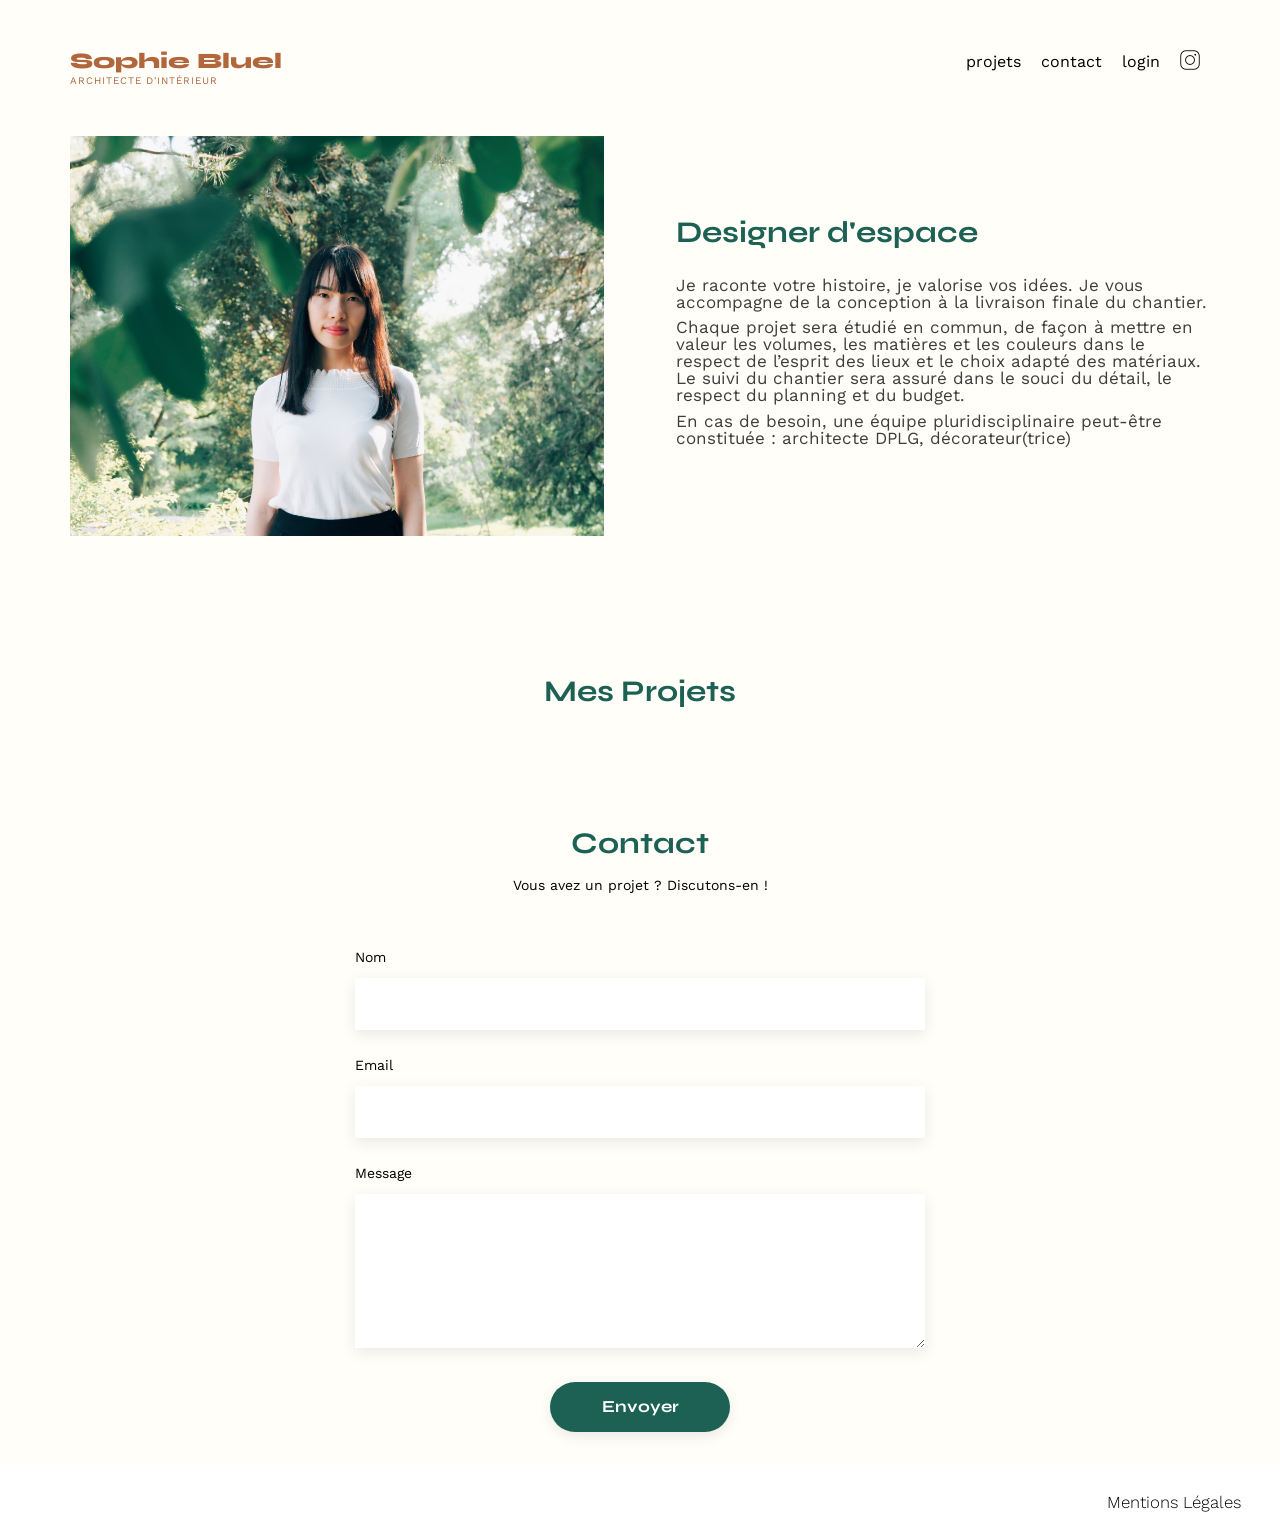
<file: index.html>
<!DOCTYPE html>
<html lang="fr">

<head>
	<meta charset="UTF-8">
	<title>Sophie Bluel - Architecte d'intérieur</title>
	<meta name="viewport" content="width=device-width, initial-scale=1.0">
	<link rel="preconnect" href="https://fonts.googleapis.com">
	<link rel="preconnect" href="https://fonts.gstatic.com" crossorigin>
	<link href="https://fonts.googleapis.com/css2?family=Syne:wght@700;800&family=Work+Sans&display=swap"
		rel="stylesheet">
	<meta name="description" content="">
	<link rel="stylesheet" href="./assets/style.css">
	<link rel="stylesheet" href="https://cdnjs.cloudflare.com/ajax/libs/font-awesome/6.2.1/css/all.min.css"
		integrity="sha512-MV7K8+y+gLIBoVD59lQIYicR65iaqukzvf/nwasF0nqhPay5w/9lJmVM2hMDcnK1OnMGCdVK+iQrJ7lzPJQd1w=="
		crossorigin="anonymous" referrerpolicy="no-referrer" />
	<script type="module" src="script.js"></script>
</head>

<body>
	<div class="content">
		<header>
			<h1>Sophie Bluel <span>ARCHITECTE D'INTÉRIEUR</span></h1>
			<nav>
				<ul>
					<li><a href="#portfolio">projets</a></li>
					<li><a href="#contact">contact</a></li>
					<li><a id="loginLink">login</a></li>
					<li><a href="https://www.instagram.com/openclassrooms/" target="_blank"><img
								src="./assets/icons/instagram.png" alt="Instagram"></a></li>
				</ul>
			</nav>
		</header>
		<main>
			<section id="introduction">
				<figure>
					<img src="./assets/images/sophie-bluel.png" alt="">
				</figure>
				<article>
					<h2>Designer d'espace</h2>
					<p>Je raconte votre histoire, je valorise vos idées. Je vous accompagne de la conception à la
						livraison finale du chantier.</p>
					<p>Chaque projet sera étudié en commun, de façon à mettre en valeur les volumes, les matières et les
						couleurs dans le respect de l’esprit des lieux et le choix adapté des matériaux. Le suivi du
						chantier sera assuré dans le souci du détail, le respect du planning et du budget.</p>
					<p>En cas de besoin, une équipe pluridisciplinaire peut-être constituée : architecte DPLG,
						décorateur(trice)</p>
				</article>
			</section>
			<section id="portfolio">
				<div id="ligneTitre">
					<h2>Mes Projets</h2>
				</div>
				<div class="filtres">
				</div>
				<div class="gallery">
				</div>
			</section>
			<section id="contact">
				<h2>Contact</h2>
				<p>Vous avez un projet ? Discutons-en !</p>
				<form action="#" method="post">
					<label for="name">Nom</label>
					<input type="text" name="name" id="name">
					<label for="email">Email</label>
					<input type="email" name="email" id="email">
					<label for="message">Message</label>
					<textarea name="message" id="message" cols="30" rows="10"></textarea>
					<input type="submit" value="Envoyer">
				</form>
			</section>
		</main>
	</div>
	<footer>
		<nav>
			<ul>
				<li>Mentions Légales</li>
			</ul>
		</nav>
	</footer>
</body>

</html>
</file>
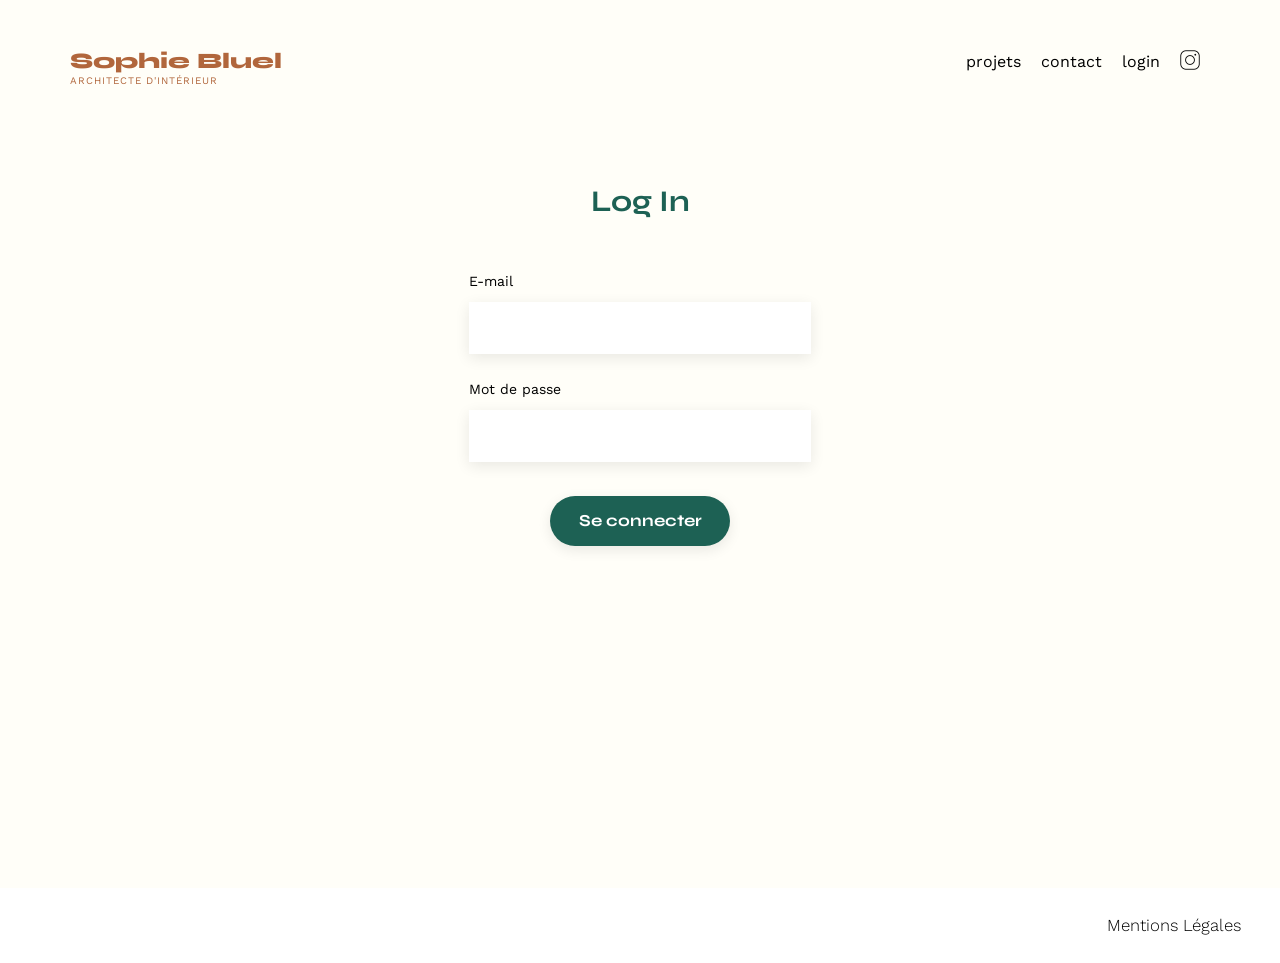
<file: login.html>
<!DOCTYPE html>
<html lang="fr">

<head>
    <meta charset="UTF-8">
    <title>Sophie Bluel - Architecte d'intérieur</title>
    <meta name="viewport" content="width=device-width, initial-scale=1.0">
    <link rel="preconnect" href="https://fonts.googleapis.com">
    <link rel="preconnect" href="https://fonts.gstatic.com" crossorigin>
    <link href="https://fonts.googleapis.com/css2?family=Syne:wght@700;800&family=Work+Sans&display=swap"
        rel="stylesheet">
    <meta name="description" content="">
    <link rel="stylesheet" href="./assets/style.css">
    <script type="module" src="login.js"></script>
</head>

<body>
    <div class="content">
        <header>
            <h1>Sophie Bluel <span>ARCHITECTE D'INTÉRIEUR</span></h1>
            <nav>
                <ul>
                    <li><a href="./index.html">projets</a></li>
                    <li><a href="./index.html#contact">contact</a></li>
                    <li><a href="./login.html" id="loginLink">login</a></li>
                    <li><a href="https://www.instagram.com/openclassrooms/" target="_blank"><img
                                src="./assets/icons/instagram.png" alt="Instagram"></a></li>
                </ul>
            </nav>
        </header>
        <main>
            <section id="login">
                <div class="formContainer">
                    <h2>Log In</h2>
                    <form>
                        <label for="email">E-mail</label>
                        <input id="email" type="email">
                        <label for="password">Mot de passe</label>
                        <input id="password" type="password">
                        <input id="btnLogin" type="submit" value="Se connecter">
                    </form>
                </div>
            </section>
        </main>
    </div>
    <footer>
        <nav>
            <ul>
                <li>Mentions Légales</li>
            </ul>
        </nav>
    </footer>
</body>

</html>
</file>
<file: assets/style.css>
/* http://meyerweb.com/eric/tools/css/reset/
   v2.0 | 20110126
   License: none (public domain)
*/

html,
body,
div,
span,
applet,
object,
iframe,
h1,
h2,
h3,
h4,
h5,
h6,
p,
blockquote,
pre,
a,
abbr,
acronym,
address,
big,
cite,
code,
del,
dfn,
em,
img,
ins,
kbd,
q,
s,
samp,
small,
strike,
strong,
sub,
sup,
tt,
var,
b,
u,
i,
center,
dl,
dt,
dd,
ol,
ul,
li,
fieldset,
form,
label,
legend,
table,
caption,
tbody,
tfoot,
thead,
tr,
th,
td,
article,
aside,
canvas,
details,
embed,
figure,
figcaption,
footer,
header,
hgroup,
menu,
nav,
output,
ruby,
section,
summary,
time,
mark,
audio,
video {
	margin: 0;
	padding: 0;
	border: 0;
	font-size: 100%;
	font: inherit;
	vertical-align: baseline;
}

/* HTML5 display-role reset for older browsers */
article,
aside,
details,
figcaption,
figure,
footer,
header,
hgroup,
menu,
nav,
section {
	display: block;
}

body {
	line-height: 1;
	background-color: #FFFEF8;
}

ol,
ul {
	list-style: none;
}

blockquote,
q {
	quotes: none;
}

blockquote:before,
blockquote:after,
q:before,
q:after {
	content: '';
	content: none;
}

table {
	border-collapse: collapse;
	border-spacing: 0;
}

/** end reset css**/
body {
	max-width: 3840px;
	margin: auto;
	font-family: 'Work Sans';
	font-size: 14px;
}

.content {
	max-width: 1140px;
	margin: auto;
	font-family: 'Work Sans';
	font-size: 14px;
	min-height: calc(1024px - 136px - 50px);
}

header {
	display: flex;
	justify-content: space-between;
	margin: 50px 0
}

section {
	margin: 50px 0
}

h1 {
	display: flex;
	flex-direction: column;
	font-family: 'Syne';
	font-size: 22px;
	font-weight: 800;
	color: #B1663C
}

h1>span {
	font-family: 'Work Sans';
	font-size: 10px;
	font-weight: 400;
	letter-spacing: 0.1em;
	padding-top: 4px;
}

h2 {
	font-family: 'Syne';
	font-weight: 700;
	font-size: 30px;
	color: #1D6154
}

nav ul {
	display: flex;
	align-items: center;
	list-style-type: none;

}

nav li {
	padding: 0 10px;
	font-size: 1.2em;
}

nav li img {
	width: 20px;
}

nav a {
	font-family: 'Work Sans';
	text-decoration: none;
	color: black;
	font-size: 16px;
	font-weight: 400;
}

nav a:hover {
	font-weight: 700;
	cursor: pointer;
}

li:hover {
	color: #B1663C;
}

#introduction {
	display: flex;
	align-items: center;
	margin-bottom: 140px;
}

#introduction figure {
	flex: 1
}

#introduction img {
	display: block;
	margin: auto;
	width: 100%;
}

#introduction article {
	flex: 1;
	padding-left: 72px;
}

#introduction h2 {
	margin-bottom: 1em;
}

#introduction p {
	margin-bottom: 0.5em;
	font-family: 'Work Sans';
	color: #3D3D3D;
	font-size: 17px;
	font-weight: 400;
}

#portfolio h2 {
	text-align: center;
	margin-bottom: 1em;
}

.gallery {
	width: 100%;
	display: grid;
	grid-template-columns: 1fr 1fr 1fr;
	grid-column-gap: 20px;
	grid-row-gap: 20px;
}

.gallery img {
	width: 100%;
}

figcaption {
	font-family: 'Work Sans';
	font-size: 13px;
	font-weight: 400;
}

#contact {
	width: 50%;
	margin: auto;
}

#contact>* {
	text-align: center;

}

#contact h2 {
	margin-bottom: 20px;
}

#contact form {
	text-align: left;
	margin-top: 30px;
	display: flex;
	flex-direction: column;
}

#contact input {
	height: 50px;
	font-size: 1.2em;
	border: none;
	box-shadow: 0px 4px 14px rgba(0, 0, 0, 0.09);
}

#contact label {
	margin: 2em 0 1em 0;
}

#contact textarea {
	border: none;
	box-shadow: 0px 4px 14px rgba(0, 0, 0, 0.09);
}

input[type="submit"] {
	font-family: 'Syne';
	font-weight: 700;
	color: white;
	background-color: #1D6154;
	margin: 2em auto;
	width: 180px;
	text-align: center;
	border-radius: 60px;
	transition: all 0.2s ease-in-out;
	cursor: pointer;
}

input[type="submit"]:hover {
	background-color: #0E2F28;
}

.filtres {
	display: flex;
	flex-direction: row;
	justify-content: center;
	gap: 10px;
	margin-top: 1em;
	margin-bottom: 2em;
}

.filtres div {
	font-family: 'Syne';
	font-size: 16px;
	font-weight: 700;
	border: #1D6154 1px solid;
	border-radius: 60px;
	padding: 9px 22px;
	transition: all .3s ease-in-out;
	cursor: pointer;
}

.filtreNotClicked {
	color: #1D6154;
	background-color: transparent;
}

.filtres div:hover,
.filtreClicked {
	background-color: #1D6154;
	color: white;
}

#login {
	width: 100%;
	display: flex;
	flex-direction: column;
	align-items: center;
	padding-top: 50px;
}

#login>* {
	text-align: center;

}

#login .formContainer {
	display: flex;
	width: 30%;
	flex-direction: column;
	justify-content: center;
}

#login h2 {
	text-align: center;
}

#login form {
	text-align: left;
	margin-top: 30px;
	display: flex;
	flex-direction: column;
}

#login input {
	height: 50px;
	font-size: 1.2em;
	border: none;
	box-shadow: 0px 4px 14px rgba(0, 0, 0, 0.09);
}

.wrong {
	background-color: #d14d4d;
}

#login label {
	margin: 2em 0 1em 0;
}

#login textarea {
	border: none;
	box-shadow: 0px 4px 14px rgba(0, 0, 0, 0.09);
}

#login p {
	text-align: center;
}

footer nav ul li {
	font-weight: 300;
}

footer {
	width: calc(100% - 2px);
	background-color: white;
	border: solid transparent 1px;
	font-size: 14px;
}

footer nav ul {
	display: flex;
	justify-content: flex-end;
	margin: 2em;
	background-color: white;
}

.loggedBanner {
	text-align: center;
	align-content: center;
	background-color: black;
	height: 59px;
	color: white;
	font-size: 16px;
}

i {
	display: block;
	font-size: 16px;
	text-align: center;
	align-content: center;
	color: white;
	padding: 10px;
}

#ligneTitre {
	display: flex;
	justify-content: center;
	position: relative;
}

#ligneTitre div {
	position: absolute;
	right: 350px;
	bottom: 26px;
	align-content: center;
	text-align: center;
	align-items: center;
	cursor: pointer;
}

#ligneTitre i {
	color: black;
}

.modale {
	background-color: #0000004d;
	z-index: 10;
	position: absolute;
	left: 0px;
	top: 59px;
	width: 100%;
	margin: 0px;
	display: flex;
	align-content: center;
	justify-content: center;
}

.modalePopup {
	width: 630px;
	height: 688px;
	background-color: white;
	border-radius: 10px;
	top: 601px;
	position: relative;
	z-index: 20;
}

.popupContent {
	width: 100%;
}

#editPopup h2 {
	text-align: center;
	margin-top: 2.5em;
	color: black;
	font-family: 'Work Sans';
	font-size: 26px;
	font-weight: 400;
}

#editPopup figure {
	position: inherit;
}

#editPopup i {
	color: black;
}

.editGallery {
	width: auto;
	display: grid;
	grid-template-columns: 1fr 1fr 1fr 1fr 1fr;
	grid-column-gap: 9px;
	grid-row-gap: 29px;
	margin: 0px 105px 0px 105px;
	padding-bottom: 67px;
	border-bottom: 1px solid #B3B3B3;
	position: relative;
}

.editGallery img {
	width: 100%;
}

.popupBtn {
	width: auto;
	padding: 0px;
	cursor: pointer;
	position: absolute;
}

.closeButton {
	top: 32px;
	right: 36px;
}

.returnButton {
	top: 32px;
	left: 36px;
}

#editPopup .addButton {
	font-family: 'Syne';
	font-size: 16px;
	font-weight: 700;
	border: #1D6154 1px solid;
	background-color: #1D6154;
	color: white;
	border-radius: 60px;
	transition: all .3s ease-in-out;
	cursor: pointer;
	margin: 38px auto;
	width: 237px;
	height: 36px;
	text-align: center;
	align-content: center;
}

.iconePoubelle {
	position: absolute;
	top: 6px;
	right: 5px;
	width: 17px;
	height: 17px;
	border-radius: 2px;
	background-color: black;
	cursor: pointer;

}

.iconePoubelle i::before {
	color: white;
	font-size: 10px;
	position: absolute;
	top: 3px;
	left: 4px;
}

.popupContent form {
	display: flex;
	flex-direction: column;
	align-items: center;
}

.cadreAjout {
	background-color: #E8F1F6;
	width: 420px;
	height: 169px;
	border-radius: 3px;
	margin: 0px 105px;
	display: flex;
	flex-direction: column;
	justify-content: center;
	align-items: center;
}

.cadreAjout .iconUpload {
	color: #B9C5CC;
	width: 68px;
	height: 61px;
	margin-top: 22px;
}

.cadreAjout label {
	font-family: 'Work Sans';
	font-size: 14px;
	font-weight: 500;
	border: #CBD6DC 1px solid;
	background-color: #CBD6DC;
	color: #306685;
	border-radius: 60px;
	transition: all .3s ease-in-out;
	cursor: pointer;
	margin: 38px auto;
	width: auto;
	height: 36px;
	text-align: center;
	align-content: center;
	margin: 8px 16px;
	padding-left: 33px;
	padding-right: 33px;
}

.cadreAjout label:hover {
	background-color: #9bb6c5;
}

.cadreAjout p {
	margin-bottom: 19px;
	color: #444444;
	font-family: 'Work Sans';
	font-size: 10px;
	font-weight: 400;
}

.cadreAjout img {
	max-width: 100%;
	max-height: 100%;
}

.uploadChamps {
	padding-bottom: 47px;
	border-bottom: solid 1px #B3B3B3;
}

fieldset {
	display: flex;
	flex-direction: column;
	justify-content: start;
	margin-top: 30px;
	width: 420px;
}

.champFormulaire label {
	color: #3D3D3D;
	font-family: 'Work Sans';
	font-size: 14px;
	font-weight: 500;
	text-align: left;
	margin-bottom: 10px;
}

.champFormulaire input,
select {
	height: 51px;
	border: none;
	box-shadow: 0px 4px 14px 0px #00000017;
	padding-left: 16px;
	font-family: 'Work Sans';
	font-size: 14px;
	font-weight: 400;
	color: #444444;
	background-color: white;
}

#btnAjout {
	font-family: 'Syne';
	font-size: 16px;
	font-weight: 700;
	color: white;
	border-radius: 60px;
	transition: all .3s ease-in-out;
	cursor: pointer;
	margin: 38px auto;
	width: 237px;
	height: 36px;
	text-align: center;
	align-content: center;
}

#formulaireAjout>.btnDisabled {
	border: #A7A7A7 1px solid;
	background-color: #A7A7A7;
}

#formulaireAjout>.btnEnabled {
	border: #1D6154 1px solid;
	background-color: #1D6154;
	transition: all .3s ease-in-out;
}

#formulaireAjout>.btnEnabled:hover {
	border: #0E2F28 1px solid;
	background-color: #0E2F28;
}

#msgBadInfo {
	position: absolute;
	bottom: 20px;
}

.confirmPopupDelete {
	width: 630px;
	height: 688px;
	background-color: white;
	border-radius: 10px;
	top: 601px;
	position: absolute;
	z-index: 30;
	display: flex;
	flex-direction: column;
	justify-content: center;
	align-content: center;
	text-align: center;
	gap: 48px;
}

.zoneConfirm {
	display: flex;
	flex-direction: row;
	justify-content: center;
	gap: 20px;
}

.confirmButton {
  font-family: 'Syne';
  font-size: 16px;
  font-weight: 700;
  border: #1D6154 1px solid;
  background-color: #1D6154;
  color: white;
  border-radius: 60px;
  transition: all .3s ease-in-out;
  cursor: pointer;
  margin: 16px 16;
  width: 237px;
  height: 36px;
  text-align: center;
  align-content: center;
}

.confirmButton:hover {
	border: #0E2F28 1px solid;
  	background-color: #0E2F28;
}

.cancelButton {
  font-family: 'Syne';
  font-size: 16px;
  font-weight: 700;
  border: #8f0909 1px solid;
  background-color: #8f0909;
  color: white;
  border-radius: 60px;
  transition: all .3s ease-in-out;
  cursor: pointer;
  margin: 16px 16;
  width: 237px;
  height: 36px;
  text-align: center;
  align-content: center;
}

.cancelButton:hover {
	border: #610707 1px solid;
  	background-color: #610707;
}
</file>
